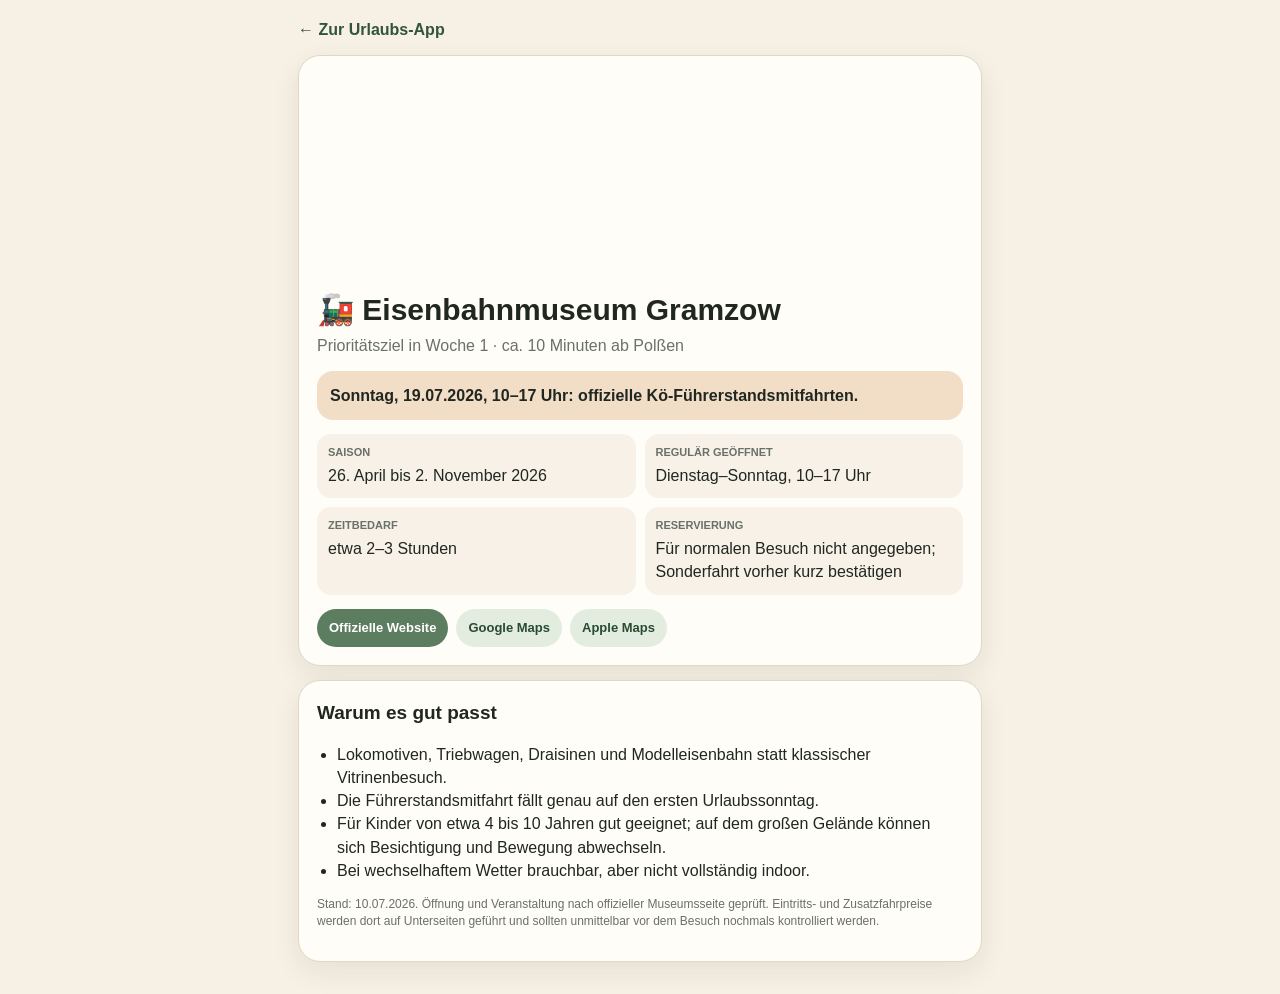
<file: gramzow.html>
<!doctype html><html lang="de"><head><meta charset="utf-8"><meta name="viewport" content="width=device-width,initial-scale=1"><meta name="theme-color" content="#5d7d61"><title>Eisenbahnmuseum Gramzow · Sommerurlaub 2026</title><style>:root{--bg:#f6f0e5;--card:#fffdf8;--ink:#202720;--muted:#697168;--line:#e1d7c6;--green:#5d7d61;--green2:#e3eddf;--orange:#f2ddc7}*{box-sizing:border-box}body{margin:0;background:var(--bg);color:var(--ink);font-family:-apple-system,BlinkMacSystemFont,"Segoe UI",Roboto,Arial,sans-serif;line-height:1.45}.wrap{max-width:720px;margin:auto;padding:18px}.back{display:inline-block;margin:0 0 14px;color:#31543a;text-decoration:none;font-weight:800}.hero,.card{background:var(--card);border:1px solid var(--line);border-radius:22px;overflow:hidden;margin-bottom:14px;box-shadow:0 10px 28px rgba(61,45,21,.08)}.photo{height:220px;background:url('https://images.unsplash.com/photo-1474487548417-781cb71495f3?auto=format&fit=crop&w=1200&q=75') center/cover}.body{padding:18px}h1{font-size:30px;line-height:1.05;margin:0 0 8px}h2{font-size:19px;margin:0 0 10px}.muted{color:var(--muted)}.notice{background:var(--orange);border-radius:16px;padding:13px;margin:14px 0;font-weight:750}.facts{display:grid;grid-template-columns:1fr 1fr;gap:9px}.fact{background:#f7f1e7;border-radius:14px;padding:11px}.fact b{display:block;font-size:11px;text-transform:uppercase;color:var(--muted);margin-bottom:3px}.actions{display:flex;gap:8px;flex-wrap:wrap;margin-top:14px}.actions a{background:var(--green2);color:#294b31;text-decoration:none;border-radius:999px;padding:10px 12px;font-size:13px;font-weight:800}.actions a.primary{background:var(--green);color:white}ul{padding-left:20px;margin-bottom:0}.source{font-size:12px;color:var(--muted);margin-top:14px}@media(max-width:540px){.facts{grid-template-columns:1fr}.photo{height:170px}}</style></head><body><main class="wrap"><a class="back" href="./">← Zur Urlaubs-App</a><section class="hero"><div class="photo"></div><div class="body"><h1>🚂 Eisenbahnmuseum Gramzow</h1><div class="muted">Prioritätsziel in Woche 1 · ca. 10 Minuten ab Polßen</div><div class="notice">Sonntag, 19.07.2026, 10–17 Uhr: offizielle Kö-Führerstandsmitfahrten.</div><div class="facts"><div class="fact"><b>Saison</b>26. April bis 2. November 2026</div><div class="fact"><b>Regulär geöffnet</b>Dienstag–Sonntag, 10–17 Uhr</div><div class="fact"><b>Zeitbedarf</b>etwa 2–3 Stunden</div><div class="fact"><b>Reservierung</b>Für normalen Besuch nicht angegeben; Sonderfahrt vorher kurz bestätigen</div></div><div class="actions"><a class="primary" href="https://www.eisenbahnmuseumgramzow.de/" target="_blank" rel="noopener">Offizielle Website</a><a href="https://www.google.com/maps/search/?api=1&query=Eisenbahnmuseum+Gramzow" target="_blank" rel="noopener">Google Maps</a><a href="https://maps.apple.com/?q=Eisenbahnmuseum%20Gramzow" target="_blank" rel="noopener">Apple Maps</a></div></div></section><section class="card"><div class="body"><h2>Warum es gut passt</h2><ul><li>Lokomotiven, Triebwagen, Draisinen und Modelleisenbahn statt klassischer Vitrinenbesuch.</li><li>Die Führerstandsmitfahrt fällt genau auf den ersten Urlaubssonntag.</li><li>Für Kinder von etwa 4 bis 10 Jahren gut geeignet; auf dem großen Gelände können sich Besichtigung und Bewegung abwechseln.</li><li>Bei wechselhaftem Wetter brauchbar, aber nicht vollständig indoor.</li></ul><p class="source">Stand: 10.07.2026. Öffnung und Veranstaltung nach offizieller Museumsseite geprüft. Eintritts- und Zusatzfahrpreise werden dort auf Unterseiten geführt und sollten unmittelbar vor dem Besuch nochmals kontrolliert werden.</p></div></section></main></body></html>
</file>
